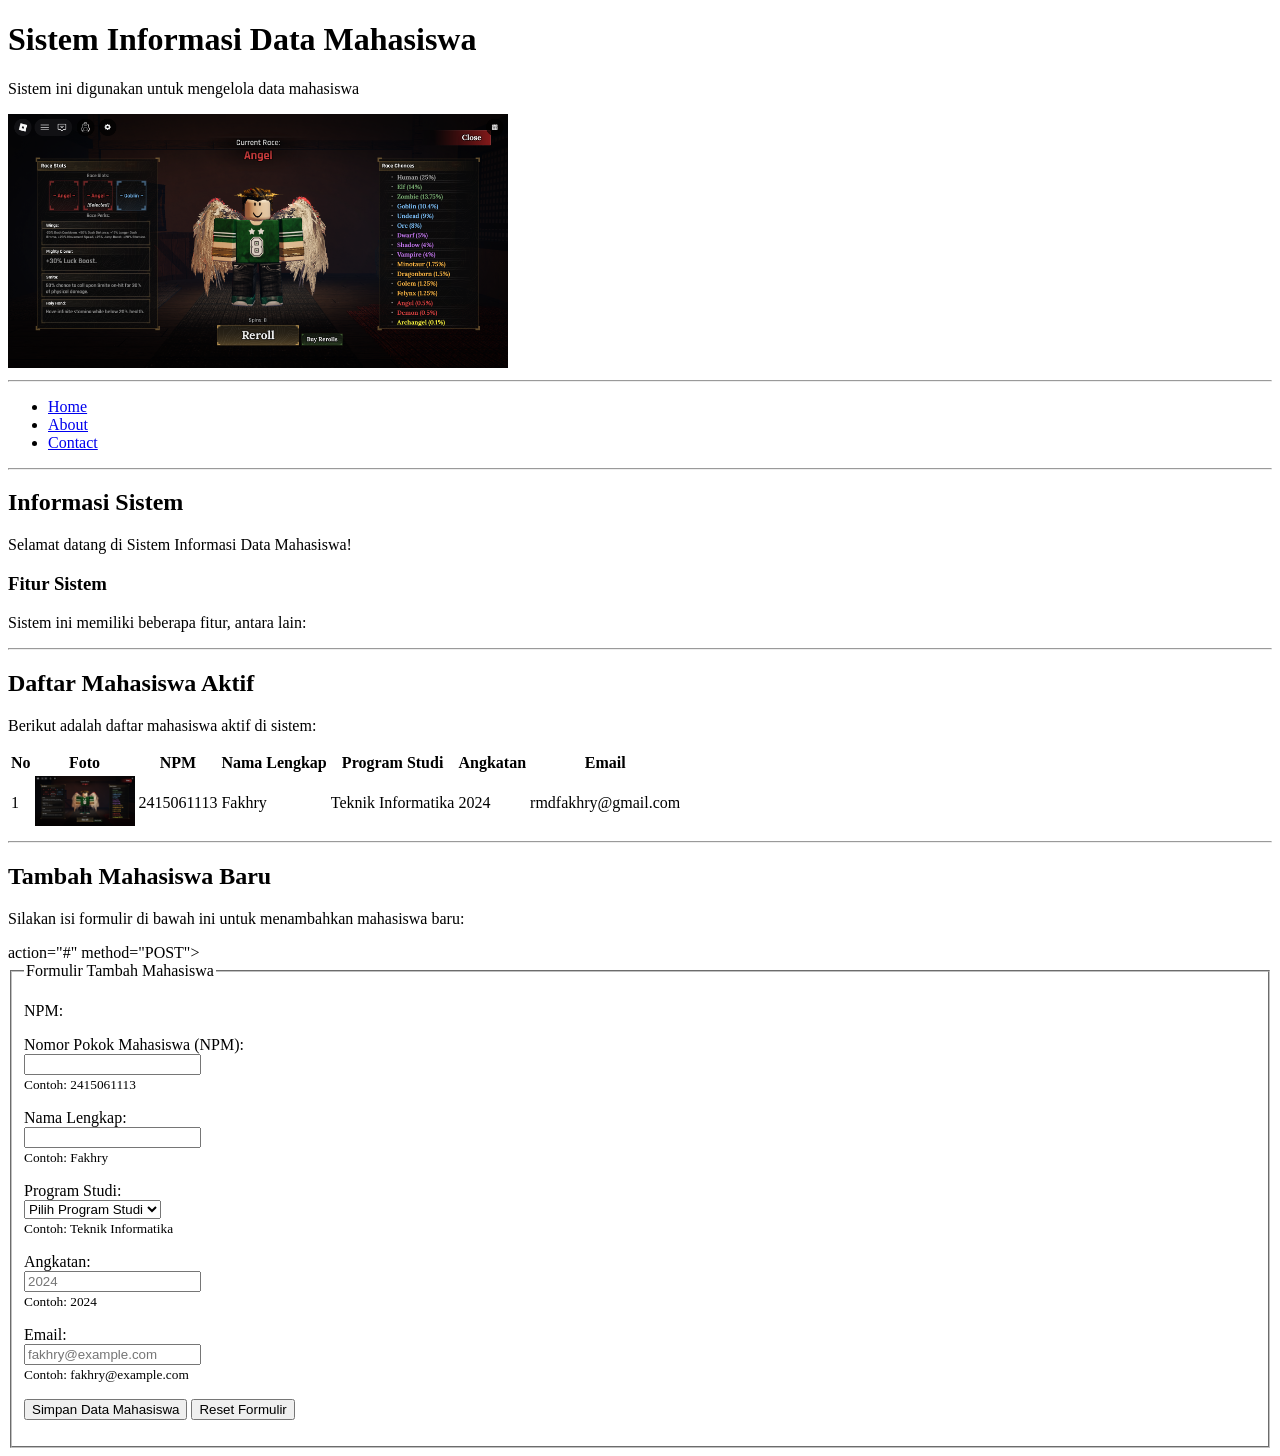
<file: index.html>
<!DOCTYPE html>
<html lang="en">
    <head>
        <meta charset="UTF-8">
        <meta name="viewport" content="width=device-width,">
        <title>Document</title>

</head>
    <body>
        <header>
        <h1>Sistem Informasi Data Mahasiswa</h1>
        <p>Sistem ini digunakan untuk mengelola data mahasiswa</p>
        <img src="RobloxScreenShot20260102_012239057.png" alt="Gambar Mahasiswa" width="500">
        </header>
        <hr>
        <nav>
            <ul>
                <li><a href="#Informasi Aplikasi">Home</a></li>
                <li><a href="#Daftar Mahasiswa">About</a></li>
                <li><a href="#tambah Mahasiswa Baru">Contact</a></li>
            </ul>
        </nav>
        <hr>
        <main>
            <section id="Informasi Sistem">
                <h2>Informasi Sistem</h2>
                <p>Selamat datang di Sistem Informasi Data Mahasiswa!</p>
                <article>
                    <h3>Fitur Sistem</h3>
                    <p>Sistem ini memiliki beberapa fitur, antara lain:</p>
            </section>
            <hr>
            <section id="Daftar Mahasiswa">
                <h2>Daftar Mahasiswa Aktif</h2>
                <p>Berikut adalah daftar mahasiswa aktif di sistem:</p>
                <table>
                    <border="1"
                    cellpadding="8"
                    cellspacing="0"></border>
                    <thead>
                        <tr>
                            <th>No</th>
                            <th>Foto</th>
                            <th>NPM</th>
                            <th>Nama Lengkap</th>
                            <th>Program Studi</th>
                            <th>Angkatan</th>
                            <th>Email</th>
                        </tr>
                    </thead>
                    <tbody>
                        <tr>
                            <td>1</td>
                            <td><img src="RobloxScreenShot20260102_012239057.png" alt="Foto Mahasiswa 1" width="100"></td>
                            <td>2415061113</td>
                            <td>Fakhry</td>
                            <td>Teknik Informatika</td>
                            <td>2024</td>
                            <td>rmdfakhry@gmail.com</td>
                        </tr>
                    </tbody>
                </table>
            </section>
            <hr>
            <section id="Form-Tambah">
                <h2>Tambah Mahasiswa Baru</h2>
                <p>Silakan isi formulir di bawah ini untuk menambahkan mahasiswa baru:</p>
                <form>
                    action="#" method="POST">
                    <fieldset>
                        <legend>Formulir Tambah Mahasiswa</legend>
                        <p>
                            <label for="npm">NPM:</label>
                        </p>
                        <p>
                            <label for="nama">Nomor Pokok Mahasiswa (NPM):</label>
                            <br>
                            <input type="text" id="npm" name="npm" required>
                            <type="text" id="nama" name="npm" 
                            placeholder="2415061113" required>
                            <pattern="[0-9]{8,12}" title="NPM harus terdiri dari 10 digit angka">
                            <br>
                            <small>Contoh: 2415061113</small>
                        </p>
                        <p>
                            <label for="nama">Nama Lengkap:</label>
                            <br>
                            <input type="text" id="nama" name="nama" required>
                            <placeholder="Fakhry" required>
                                <br>
                            <small>Contoh: Fakhry</small>
                        </p>
                        <p>
                            <label for="prodi">Program Studi:</label>
                            <br>
                            <select id="prodi" name="prodi" required>
                                <option value="">Pilih Program Studi</option>
                                <option value="Teknik Informatika">Teknik Informatika</option>
                        </select>
                        <br>
                            <small>Contoh: Teknik Informatika</small>
                        <p>
                            <label for="angkatan">Angkatan:</label>
                            <br>
                            <input type="number" id="angkatan" name="angkatan" 
                            placeholder="2024" required>
                            <min="2000" max="2024" step="1">
                                <br>
                            <small>Contoh: 2024</small>
                        <p> 
                            <label for="email">Email:</label>
                            <br>
                            <input type="email" id="email" name="email" placeholder="fakhry@example.com" required>
                            <br>
                            <small>Contoh: fakhry@example.com</small>
                        </p>
                        <p>
                            <button type="submit">Simpan Data Mahasiswa</button>
                            <button type="reset">Reset Formulir</button>
                        </p>
                    </fieldset>
                </form>
        </main>
        </body>
        </html>
</file>
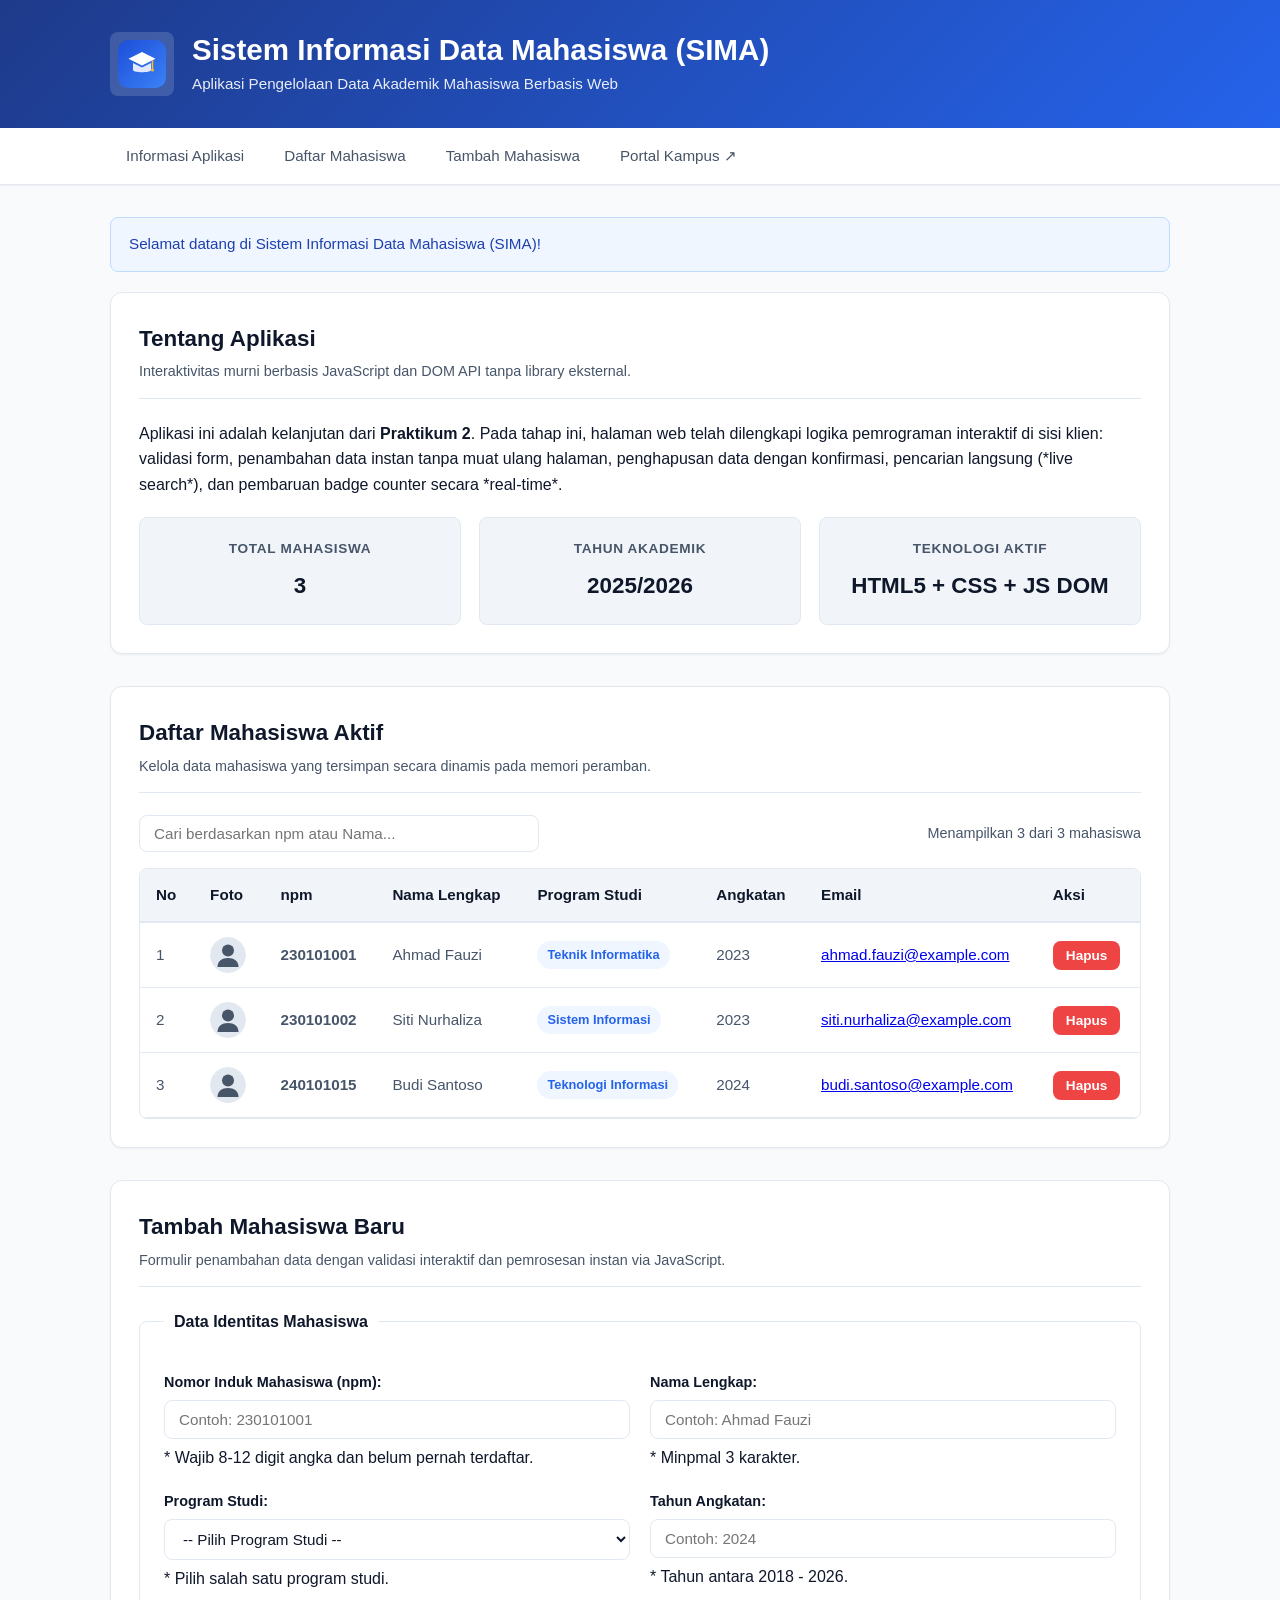
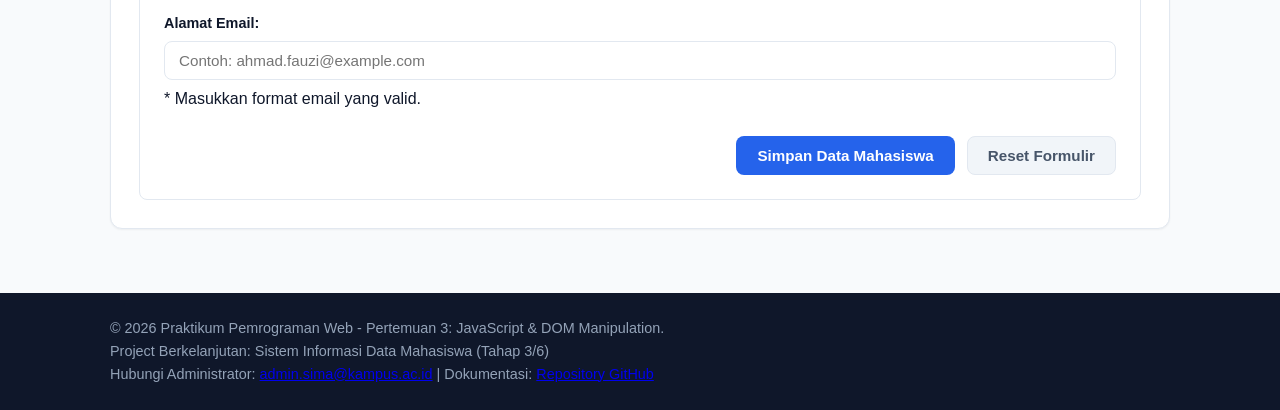
<file: 03/03/index.html>
<!DOCTYPE html>
<html lang="id">
<head>
    <meta charset="UTF-8">
    <meta name="viewport" content="width=device-width, initial-scale=1.0">
    <title>Sistem Informasi Data Mahasiswa - Praktikum 3</title>
    <link rel="stylesheet" href="style.css">
</head>
<body>

    <!-- 1. Header Aplikasi -->
    <header class="site-header">
        <div class="container header-brand">
            <a href="index.html" class="brand-logo" title="Beranda SIMA">
                <img src="img/logo-sima.svg" alt="Logo Resmi SIMA Kampus" width="48" height="48">
            </a>
            <div>
                <h1>Sistem Informasi Data Mahasiswa (SIMA)</h1>
                <p>Aplikasi Pengelolaan Data Akademik Mahasiswa Berbasis Web</p>
            </div>
        </div>
    </header>

    <!-- 2. Navigation Bar Sticky -->
    <nav class="site-nav">
        <div class="container">
            <ul>
                <li><a href="#informasi">Informasi Aplikasi</a></li>
                <li><a href="#daftar-mahasiswa">Daftar Mahasiswa</a></li>
                <li><a href="#form-tambah">Tambah Mahasiswa</a></li>
                <li><a href="https://kampus.ac.id" target="_blank" rel="noopener noreferrer">Portal Kampus &UpperRightArrow;</a></li>
            </ul>
        </div>
    </nav>

    <!-- Konten Utama Halaman -->
    <main>
        <div class="container">

            <!-- Kotak Notifikasi Alert Dinamis (dikontrol oleh JS) -->
            <div id="alert-box" class="alert-box" role="alert"></div>

            <!-- 3. Section Informasi Aplikasi -->
            <section id="informasi" class="content-section">
                <div class="section-header">
                    <h2>Tentang Aplikasi</h2>
                    <p>Interaktivitas murni berbasis JavaScript dan DOM API tanpa library eksternal.</p>
                </div>
                <p>
                    Aplikasi ini adalah kelanjutan dari <strong>Praktikum 2</strong>. Pada tahap ini, 
                    halaman web telah dilengkapi logika pemrograman interaktif di sisi klien: validasi form, 
                    penambahan data instan tanpa muat ulang halaman, penghapusan data dengan konfirmasi, 
                    pencarian langsung (*live search*), dan pembaruan badge counter secara *real-time*.
                </p>

                <div class="info-grid">
                    <article class="info-card">
                        <h3>Total Mahasiswa</h3>
                        <p id="total-mahasiswa-badge" class="counter-highlight">3</p>
                    </article>
                    <article class="info-card">
                        <h3>Tahun Akademik</h3>
                        <p>2025/2026</p>
                    </article>
                    <article class="info-card">
                        <h3>Teknologi Aktif</h3>
                        <p>HTML5 + CSS + JS DOM</p>
                    </article>
                </div>
            </section>

            <!-- 4. Section Daftar Mahasiswa, Toolbar Pencarian & 5. Tabel Data -->
            <section id="daftar-mahasiswa" class="content-section">
                <div class="section-header">
                    <h2>Daftar Mahasiswa Aktif</h2>
                    <p>Kelola data mahasiswa yang tersimpan secara dinamis pada memori peramban.</p>
                </div>

                <!-- Toolbar Pencarian dan Ringkasan Jumlah -->
                <div class="table-toolbar">
                    <div class="search-box">
                        <input 
                            type="search" 
                            id="input-search" 
                            class="search-input" 
                            placeholder="Cari berdasarkan npm atau Nama...">
                    </div>
                    <div id="total-mahasiswa-info" class="status-summary">
                        Menampilkan 3 mahasiswa
                    </div>
                </div>

                <!-- Tabel Data Responsif -->
                <div class="table-responsive">
                    <table class="data-table">
                        <thead>
                            <tr>
                                <th>No</th>
                                <th>Foto</th>
                                <th>npm</th>
                                <th>Nama Lengkap</th>
                                <th>Program Studi</th>
                                <th>Angkatan</th>
                                <th>Email</th>
                                <th>Aksi</th>
                            </tr>
                        </thead>
                        <tbody id="tabel-body-mahasiswa">
                            <!-- Baris tabel akan di-generate secara dinamis oleh app.js -->
                        </tbody>
                    </table>
                </div>
            </section>

            <!-- 6. Section Form Tambah Mahasiswa dengan Validasi JS -->
            <section id="form-tambah" class="content-section">
                <div class="section-header">
                    <h2>Tambah Mahasiswa Baru</h2>
                    <p>Formulir penambahan data dengan validasi interaktif dan pemrosesan instan via JavaScript.</p>
                </div>

                <form id="form-tambah-mahasiswa" class="app-form" novalidate>
                    <fieldset>
                        <legend>Data Identitas Mahasiswa</legend>

                        <div class="form-grid">
                            <div class="form-group">
                                <label for="npm" class="form-label">Nomor Induk Mahasiswa (npm):</label>
                                <input 
                                    type="text" 
                                    id="npm" 
                                    name="npm" 
                                    class="form-input" 
                                    placeholder="Contoh: 230101001">
                                <span class="form-help">* Wajib 8-12 digit angka dan belum pernah terdaftar.</span>
                            </div>

                            <div class="form-group">
                                <label for="nama" class="form-label">Nama Lengkap:</label>
                                <input 
                                    type="text" 
                                    id="nama" 
                                    name="nama" 
                                    class="form-input" 
                                    placeholder="Contoh: Ahmad Fauzi">
                                <span class="form-help">* Minpmal 3 karakter.</span>
                            </div>

                            <div class="form-group">
                                <label for="program_studi" class="form-label">Program Studi:</label>
                                <select id="program_studi" name="program_studi" class="form-select">
                                    <option value="">-- Pilih Program Studi --</option>
                                    <option value="Teknik Informatika">Teknik Informatika</option>
                                    <option value="Sistem Informasi">Sistem Informasi</option>
                                    <option value="Teknologi Informasi">Teknologi Informasi</option>
                                    <option value="Rekayasa Perangkat Lunak">Rekayasa Perangkat Lunak</option>
                                </select>
                                <span class="form-help">* Pilih salah satu program studi.</span>
                            </div>

                            <div class="form-group">
                                <label for="angkatan" class="form-label">Tahun Angkatan:</label>
                                <input 
                                    type="number" 
                                    id="angkatan" 
                                    name="angkatan" 
                                    class="form-input" 
                                    placeholder="Contoh: 2024">
                                <span class="form-help">* Tahun antara 2018 - 2026.</span>
                            </div>

                            <div class="form-group full-width">
                                <label for="email" class="form-label">Alamat Email:</label>
                                <input 
                                    type="email" 
                                    id="email" 
                                    name="email" 
                                    class="form-input" 
                                    placeholder="Contoh: ahmad.fauzi@example.com">
                                <span class="form-help">* Masukkan format email yang valid.</span>
                            </div>
                        </div>

                        <div class="form-actions">
                            <button type="submit" class="btn btn-primary">Simpan Data Mahasiswa</button>
                            <button type="reset" class="btn btn-secondary">Reset Formulir</button>
                        </div>
                    </fieldset>
                </form>
            </section>

        </div>
    </main>

    <!-- 7. Footer -->
    <footer class="site-footer">
        <div class="container">
            <p>&copy; 2026 Praktikum Pemrograman Web - Pertemuan 3: JavaScript & DOM Manipulation.</p>
            <p>Project Berkelanjutan: Sistem Informasi Data Mahasiswa (Tahap 3/6)</p>
            <p>
                Hubungi Administrator: <a href="mailto:admin.sima@kampus.ac.id">admin.sima@kampus.ac.id</a> | 
                Dokumentasi: <a href="https://github.com" target="_blank" rel="noopener noreferrer">Repository GitHub</a>
            </p>
        </div>
    </footer>

    <!-- Tambahkan Script JavaScript Eksternal -->
    <script src="app.js"></script>
</body>
</html>
</file>
<file: 03/03/style.css>
/* ==========================================================================
   Praktikum 3: Implementasi Interaktivitas Web Menggunakan JavaScript dan DOM
   Project: Sistem Informasi Data Mahasiswa (SIMA)
   Mewarisi & Memperluas Praktikum 2 (Native CSS)
   ========================================================================== */

/* 1. CSS Variables */
:root {
    --primary-color: #2563eb;
    --primary-hover: #1d4ed8;
    --primary-light: #eff6ff;
    --secondary-color: #64748b;
    --secondary-hover: #475569;
    --success-color: #10b981;
    --success-light: #ecfdf5;
    --danger-color: #ef4444;
    --danger-hover: #dc2626;
    --danger-light: #fef2f2;
    --warning-color: #f59e0b;
    
    --bg-page: #f8fafc;
    --bg-surface: #ffffff;
    --bg-surface-alt: #f1f5f9;
    
    --text-primary: #0f172a;
    --text-secondary: #475569;
    --text-muted: #94a3b8;
    --text-inverse: #ffffff;
    
    --border-color: #e2e8f0;
    --border-radius-sm: 4px;
    --border-radius-md: 8px;
    --border-radius-lg: 12px;
    
    --shadow-sm: 0 1px 2px 0 rgba(0, 0, 0, 0.05);
    --shadow-md: 0 4px 6px -1px rgba(0, 0, 0, 0.1), 0 2px 4px -2px rgba(0, 0, 0, 0.1);
    
    --font-main: -apple-system, BlinkMacSystemFont, "Segoe UI", Roboto, Oxygen, Ubuntu, Cantarell, "Helvetica Neue", sans-serif;
    --line-height-normal: 1.6;
}

/* 2. Reset & Base Styles */
*, *::before, *::after {
    box-sizing: border-box;
    margin: 0;
    padding: 0;
}

html {
    scroll-behavior: smooth;
}

body {
    font-family: var(--font-main);
    line-height: var(--line-height-normal);
    color: var(--text-primary);
    background-color: var(--bg-page);
    min-height: 100vh;
    display: flex;
    flex-direction: column;
}

.container {
    width: 100%;
    max-width: 1100px;
    margin-left: auto;
    margin-right: auto;
    padding-left: 20px;
    padding-right: 20px;
}

/* 3. Header */
.site-header {
    background: linear-gradient(135deg, #1e3a8a 0%, #2563eb 100%);
    color: var(--text-inverse);
    padding: 32px 0;
    box-shadow: var(--shadow-md);
}

.header-brand {
    display: flex;
    align-items: center;
    gap: 18px;
}

.brand-logo {
    display: flex;
    align-items: center;
    justify-content: center;
    background-color: rgba(255, 255, 255, 0.15);
    padding: 8px;
    border-radius: var(--border-radius-md);
    transition: transform 0.2s ease, background-color 0.2s ease;
}

.brand-logo:hover {
    transform: scale(1.05);
    background-color: rgba(255, 255, 255, 0.25);
}

.header-brand h1 {
    font-size: 1.85rem;
    font-weight: 700;
    line-height: 1.2;
    margin-bottom: 4px;
}

.header-brand p {
    font-size: 0.95rem;
    opacity: 0.9;
}

/* 4. Navigation Bar */
.site-nav {
    background-color: var(--bg-surface);
    border-bottom: 1px solid var(--border-color);
    position: sticky;
    top: 0;
    z-index: 100;
    box-shadow: var(--shadow-sm);
}

.site-nav ul {
    list-style: none;
    display: flex;
    gap: 8px;
    overflow-x: auto;
    padding: 6px 0;
}

.site-nav a {
    display: block;
    padding: 10px 16px;
    color: var(--text-secondary);
    text-decoration: none;
    font-weight: 500;
    font-size: 0.95rem;
    border-radius: var(--border-radius-sm);
    transition: all 0.2s ease;
    white-space: nowrap;
}

.site-nav a:hover {
    color: var(--primary-color);
    background-color: var(--primary-light);
}

/* 5. Main Content & Sections */
main {
    flex: 1;
    padding: 32px 0;
}

.content-section {
    background-color: var(--bg-surface);
    border: 1px solid var(--border-color);
    border-radius: var(--border-radius-lg);
    padding: 28px;
    margin-bottom: 32px;
    box-shadow: var(--shadow-sm);
}

.section-header {
    border-bottom: 1px solid var(--border-color);
    padding-bottom: 14px;
    margin-bottom: 22px;
}

.section-header h2 {
    font-size: 1.4rem;
    color: var(--text-primary);
    font-weight: 700;
}

.section-header p {
    font-size: 0.9rem;
    color: var(--text-secondary);
    margin-top: 4px;
}

/* Info Grid */
.info-grid {
    display: grid;
    grid-template-columns: repeat(auto-fit, minmax(220px, 1fr));
    gap: 18px;
    margin-top: 20px;
}

.info-card {
    background-color: var(--bg-surface-alt);
    border: 1px solid var(--border-color);
    border-radius: var(--border-radius-md);
    padding: 20px;
    text-align: center;
}

.info-card h3 {
    font-size: 0.85rem;
    text-transform: uppercase;
    letter-spacing: 0.05em;
    color: var(--text-secondary);
    margin-bottom: 8px;
}

.info-card p {
    font-size: 1.4rem;
    font-weight: 700;
    color: var(--text-primary);
}

.counter-highlight {
    color: var(--primary-color);
}

/* 6. Alert Notification Box (Dinamis dari JS) */
.alert-box {
    padding: 14px 18px;
    border-radius: var(--border-radius-md);
    margin-bottom: 20px;
    font-size: 0.95rem;
    font-weight: 500;
    display: none;
    animation: fadeIn 0.3s ease;
}

.alert-box.show {
    display: block;
}

.alert-success {
    background-color: var(--success-light);
    color: #065f46;
    border: 1px solid #a7f3d0;
}

.alert-danger {
    background-color: var(--danger-light);
    color: #991b1b;
    border: 1px solid #fecaca;
}

.alert-info {
    background-color: var(--primary-light);
    color: #1e40af;
    border: 1px solid #bfdbfe;
}

@keyframes fadeIn {
    from { opacity: 0; transform: translateY(-6px); }
    to { opacity: 1; transform: translateY(0); }
}

/* 7. Search Bar Container */
.table-toolbar {
    display: flex;
    justify-content: space-between;
    align-items: center;
    flex-wrap: wrap;
    gap: 12px;
    margin-bottom: 16px;
}

.search-box {
    position: relative;
    flex: 1;
    max-width: 400px;
}

.search-input {
    width: 100%;
    padding: 9px 14px;
    font-size: 0.95rem;
    border: 1.5px solid var(--border-color);
    border-radius: var(--border-radius-md);
    outline: none;
    transition: all 0.2s;
}

.search-input:focus {
    border-color: var(--primary-color);
    box-shadow: 0 0 0 3px rgba(37, 99, 235, 0.15);
}

.status-summary {
    font-size: 0.9rem;
    color: var(--text-secondary);
    font-weight: 500;
}

/* 8. Data Table */
.table-responsive {
    width: 100%;
    overflow-x: auto;
    border-radius: var(--border-radius-md);
    border: 1px solid var(--border-color);
}

.data-table {
    width: 100%;
    border-collapse: collapse;
    font-size: 0.95rem;
    text-align: left;
}

.data-table thead {
    background-color: var(--bg-surface-alt);
    border-bottom: 2px solid var(--border-color);
}

.data-table th {
    padding: 14px 16px;
    font-weight: 600;
    color: var(--text-primary);
    white-space: nowrap;
}

.data-table td {
    padding: 14px 16px;
    border-bottom: 1px solid var(--border-color);
    color: var(--text-secondary);
    vertical-align: middle;
}

.data-table tbody tr:hover {
    background-color: #f8fafc;
}

.avatar-img {
    width: 36px;
    height: 36px;
    border-radius: 50%;
    object-fit: cover;
    display: block;
}

.badge {
    display: inline-block;
    padding: 4px 10px;
    font-size: 0.8rem;
    font-weight: 600;
    border-radius: 9999px;
    background-color: var(--primary-light);
    color: var(--primary-color);
}

.link-email {
    color: var(--primary-color);
    text-decoration: none;
}

.link-email:hover {
    text-decoration: underline;
}

.empty-row {
    text-align: center;
    padding: 32px !important;
    color: var(--text-muted);
    font-style: italic;
}

/* 9. Form Styles */
.app-form fieldset {
    border: 1px solid var(--border-color);
    border-radius: var(--border-radius-md);
    padding: 24px;
}

.app-form legend {
    font-size: 1rem;
    font-weight: 600;
    color: var(--text-primary);
    padding: 0 10px;
}

.form-grid {
    display: grid;
    grid-template-columns: repeat(2, 1fr);
    gap: 20px;
    margin-top: 12px;
}

.form-group {
    display: flex;
    flex-direction: column;
    gap: 6px;
}

.form-group.full-width {
    grid-column: 1 / -1;
}

.form-group label {
    font-size: 0.9rem;
    font-weight: 600;
    color: var(--text-primary);
}

.required {
    color: var(--danger-color);
}

.form-group input,
.form-group select {
    padding: 10px 14px;
    font-size: 0.95rem;
    border: 1px solid var(--border-color);
    border-radius: var(--border-radius-md);
    background-color: var(--bg-surface);
    color: var(--text-primary);
    outline: none;
    transition: all 0.2s ease;
}

.form-group input:focus,
.form-group select:focus {
    border-color: var(--primary-color);
    box-shadow: 0 0 0 3px rgba(37, 99, 235, 0.15);
}

.form-actions {
    display: flex;
    justify-content: flex-end;
    gap: 12px;
    margin-top: 24px;
}

/* 10. Buttons */
.btn {
    display: inline-flex;
    align-items: center;
    justify-content: center;
    padding: 10px 20px;
    font-size: 0.95rem;
    font-weight: 600;
    border-radius: var(--border-radius-md);
    border: 1px solid transparent;
    cursor: pointer;
    transition: all 0.2s ease;
    text-decoration: none;
}

.btn-primary {
    background-color: var(--primary-color);
    color: var(--text-inverse);
}

.btn-primary:hover {
    background-color: var(--primary-hover);
}

.btn-secondary {
    background-color: var(--bg-surface-alt);
    color: var(--text-secondary);
    border-color: var(--border-color);
}

.btn-secondary:hover {
    background-color: #e2e8f0;
    color: var(--text-primary);
}

.btn-danger {
    background-color: var(--danger-color);
    color: var(--text-inverse);
}

.btn-danger:hover {
    background-color: var(--danger-hover);
}

.btn-sm {
    padding: 6px 12px;
    font-size: 0.85rem;
}

/* 11. Footer */
.site-footer {
    background-color: #0f172a;
    color: #94a3b8;
    padding: 24px 0;
    font-size: 0.9rem;
    margin-top: auto;
}

.footer-content {
    display: flex;
    justify-content: space-between;
    align-items: center;
    flex-wrap: wrap;
    gap: 12px;
}

/* 12. Media Queries */
@media (max-width: 768px) {
    .form-grid {
        grid-template-columns: 1fr;
    }
    
    .header-brand {
        flex-direction: column;
        text-align: center;
    }
    
    .table-toolbar {
        flex-direction: column;
        align-items: stretch;
    }
    
    .search-box {
        max-width: 100%;
    }
    
    .footer-content {
        flex-direction: column;
        text-align: center;
    }
}
</file>
